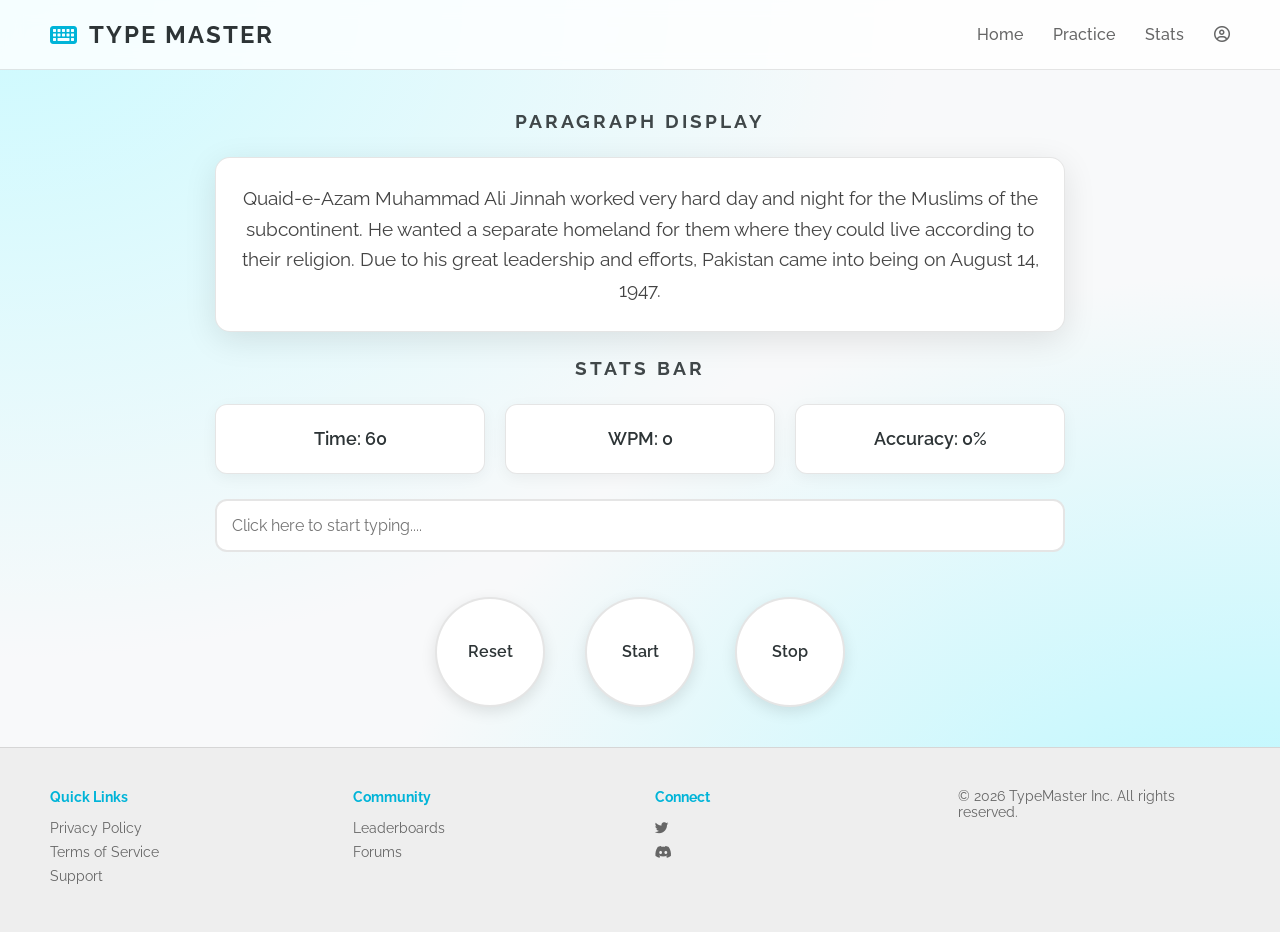
<file: index.html>
<!DOCTYPE html>
<html lang="en">

<head>
    <meta charset="UTF-8">
    <meta name="viewport" content="width=device-width, initial-scale=1.0">
    <title>Type Master - Typing Speed Test</title>
    <link rel="stylesheet" href="https://cdnjs.cloudflare.com/ajax/libs/font-awesome/6.0.0/css/all.min.css">
    <link rel="preconnect" href="https://fonts.googleapis.com">
    <link rel="preconnect" href="https://fonts.gstatic.com" crossorigin>
    <link
        href="https://fonts.googleapis.com/css2?family=Raleway:wght@300;400;700&family=Roboto:wght@400;700&display=swap"
        rel="stylesheet">
    <link rel="stylesheet" href="index.css">
</head>

<body>

    <header>
        <div class="logo">
            <i class="fas fa-keyboard"></i>
            TYPE MASTER
        </div>
        <nav>
            <ul>
                <li><a href="#">Home</a></li>
                <li><a href="#">Practice</a></li>
                <li><a href="#">Stats</a></li>
                <li><a href="#"><i class="far fa-user-circle"></i></a></li>
            </ul>
        </nav>
    </header>

    <div class="container-fluid">
        <div class="container">

            <div class="main-text">
                <h3>Paragraph Display</h3>
            </div>

            <div class="paragraph">
                <p id="para">
                    Loading paragraph...
                </p>
            </div>

            <div class="main-text">
                <h3>Stats Bar</h3>
            </div>

            <div class="stats-wrapper">
                <div id="time" class="time"><i class="far fa-clock" style="margin-right:8px"></i> Time: 0</div>
                <div id="wpm" class="WPM"><i class="fas fa-bolt" style="margin-right:8px"></i> WPM: 0</div>
                <div id="accu" class="accuracy"><i class="fas fa-bullseye" style="margin-right:8px"></i> Accuracy: 0%
                </div>
            </div>

            <div class="typing-area">
                <input id="text" onclick="start()" type="text" placeholder="Click here to start typing....">
            </div>

            <div class="btn">
                <button id="rest-btn" onclick="reset()">
                    <h1>Reset</h1>
                </button>
                <button id="start-btn" onclick="start()">
                    <h1>Start</h1>
                </button>
                <button id="stop" onclick="stop()">
                    <h1>Stop</h1>
                </button>
            </div>
        </div>
    </div>
    <div id="result"></div>
    <footer>
        <div class="footer-col">
            <h4>Quick Links</h4>
            <a href="#">Privacy Policy</a>
            <a href="#">Terms of Service</a>
            <a href="#">Support</a>
        </div>
        <div class="footer-col">
            <h4>Community</h4>
            <a href="#">Leaderboards</a>
            <a href="#">Forums</a>
        </div>
        <div class="footer-col">
            <h4>Connect</h4>
            <div class="social-icons">
                <a href="#"><i class="fab fa-twitter"></i></a>
                <a href="#"><i class="fab fa-discord"></i></a>
            </div>
        </div>
        <div class="footer-col">
            <p>&copy; 2026 TypeMaster Inc. All rights reserved.</p>
        </div>
    </footer>

    <script src="index.js"></script>

</body>

</html>
</file>
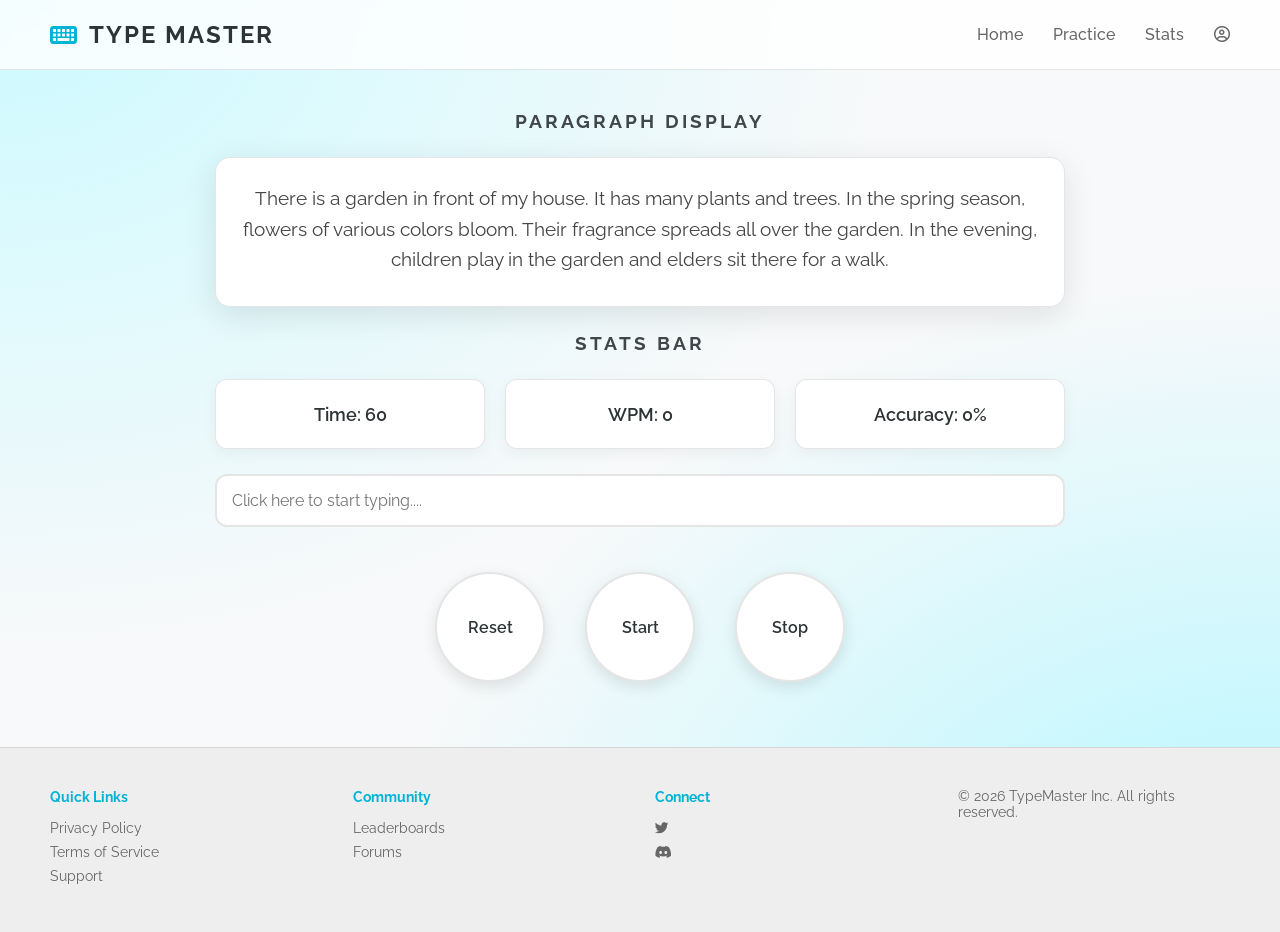
<file: typingSpeedtest.html>
<!DOCTYPE html>
<html lang="en">

<head>
    <meta charset="UTF-8">
    <meta name="viewport" content="width=device-width, initial-scale=1.0">
    <title>Type Master - Typing Speed Test</title>
    <link rel="stylesheet" href="https://cdnjs.cloudflare.com/ajax/libs/font-awesome/6.0.0/css/all.min.css">
    <link rel="preconnect" href="https://fonts.googleapis.com">
    <link rel="preconnect" href="https://fonts.gstatic.com" crossorigin>
    <link
        href="https://fonts.googleapis.com/css2?family=Raleway:wght@300;400;700&family=Roboto:wght@400;700&display=swap"
        rel="stylesheet">
    <link rel="stylesheet" href="index.css">
</head>

<body>

    <header>
        <div class="logo">
            <i class="fas fa-keyboard"></i>
            TYPE MASTER
        </div>
        <nav>
            <ul>
                <li><a href="#">Home</a></li>
                <li><a href="#">Practice</a></li>
                <li><a href="#">Stats</a></li>
                <li><a href="#"><i class="far fa-user-circle"></i></a></li>
            </ul>
        </nav>
    </header>

    <div class="container-fluid">
        <div class="container">

            <div class="main-text">
                <h3>Paragraph Display</h3>
            </div>

            <div class="paragraph">
                <p id="para">
                    Loading paragraph...
                </p>
            </div>

            <div class="main-text">
                <h3>Stats Bar</h3>
            </div>

            <div class="stats-wrapper">
                <div id="time" class="time"><i class="far fa-clock" style="margin-right:8px"></i> Time: 0</div>
                <div id="wpm" class="WPM"><i class="fas fa-bolt" style="margin-right:8px"></i> WPM: 0</div>
                <div id="accu" class="accuracy"><i class="fas fa-bullseye" style="margin-right:8px"></i> Accuracy: 0%
                </div>
            </div>

            <div class="typing-area">
                <input id="text" onclick="start()" type="text" placeholder="Click here to start typing....">
            </div>

            <div class="btn">
                <button id="rest-btn" onclick="reset()">
                    <h1>Reset</h1>
                </button>
                <button id="start-btn" onclick="start()">
                    <h1>Start</h1>
                </button>
                <button id="stop" onclick="stop()">
                    <h1>Stop</h1>
                </button>
            </div>

            <div id="result"></div>
        </div>
    </div>

    <footer>
        <div class="footer-col">
            <h4>Quick Links</h4>
            <a href="#">Privacy Policy</a>
            <a href="#">Terms of Service</a>
            <a href="#">Support</a>
        </div>
        <div class="footer-col">
            <h4>Community</h4>
            <a href="#">Leaderboards</a>
            <a href="#">Forums</a>
        </div>
        <div class="footer-col">
            <h4>Connect</h4>
            <div class="social-icons">
                <a href="#"><i class="fab fa-twitter"></i></a>
                <a href="#"><i class="fab fa-discord"></i></a>
            </div>
        </div>
        <div class="footer-col">
            <p>&copy; 2026 TypeMaster Inc. All rights reserved.</p>
        </div>
    </footer>

    <script src="index.js"></script>

</body>

</html>
</file>
<file: index.css>
:root {
    --primary-cyan: #00b4d8;
    --light-bg: #f8f9fa;
    --text-main: #2d3436;
    --glass-bg: rgba(0, 0, 0, 0.05);
    --glass-border: rgba(0, 0, 0, 0.1);
}

* {
    margin: 0;
    padding: 0;
    box-sizing: border-box;
    font-family: "Raleway", sans-serif;
}

body {
    background-color: var(--light-bg);
    background-image:
        radial-gradient(at 0% 0%, hsla(186, 100%, 90%, 1) 0, transparent 50%),
        radial-gradient(at 100% 100%, hsla(186, 100%, 85%, 1) 0, transparent 50%);
    color: var(--text-main);
    min-height: 100vh;
    display: flex;
    flex-direction: column;
}

/* --- HEADER --- */
header {
    padding: 20px 50px;
    display: flex;
    justify-content: space-between;
    align-items: center;
    background: rgba(255, 255, 255, 0.8);
    backdrop-filter: blur(10px);
    border-bottom: 1px solid var(--glass-border);
}

.logo {
    font-size: 1.5rem;
    font-weight: 700;
    letter-spacing: 2px;
    color: var(--text-main);
    display: flex;
    align-items: center;
    gap: 10px;
}

.logo i {
    color: var(--primary-cyan);
}

nav ul {
    display: flex;
    list-style: none;
    gap: 30px;
}

nav ul li a {
    text-decoration: none;
    color: rgba(0, 0, 0, 0.6);
    transition: 0.3s;
    font-weight: 500;
}

nav ul li a:hover {
    color: var(--primary-cyan);
}

.container-fluid {
    flex: 1;
    display: flex;
    align-items: center;
    justify-content: center;
    padding: 40px 20px;
}

.container {
    width: 100%;
    max-width: 850px;
    display: flex;
    flex-direction: column;
    align-items: center;
    gap: 25px;
}

.main-text h3 {
    font-size: 1.2rem;
    letter-spacing: 3px;
    text-transform: uppercase;
    color: var(--text-main);
    opacity: 0.9;
}

.stats-wrapper {
    display: flex;
    width: 100%;
    justify-content: space-between;
    gap: 20px;
}

/* Stats Box */
.time,
.WPM,
.accuracy {
    flex: 1;
    height: 70px;
    background: white;
    backdrop-filter: blur(5px);
    border: 1px solid var(--glass-border);
    border-radius: 12px;
    display: flex;
    align-items: center;
    justify-content: center;
    font-size: 1.1rem;
    font-weight: 600;
    color: var(--text-main);
    transition: 0.3s;
    box-shadow: 0 4px 15px rgba(0, 0, 0, 0.05);
}

.time:hover,
.WPM:hover,
.accuracy:hover {
    border-color: var(--primary-cyan);
    background: rgba(0, 180, 216, 0.05);
}

/* Paragraph Styling */
.paragraph {
    width: 100%;
    min-height: 150px;
    border-radius: 15px;
    padding: 25px;
    font-size: 1.2rem;
    line-height: 1.6;
    background: white;
    border: 1px solid var(--glass-border);
    box-shadow: 0 8px 32px 0 rgba(0, 0, 0, 0.1);
}

#para {
    color: #444;
    text-align: center;
}

/* Input Area */
.typing-area {
    width: 100%;
}

#text {
    width: 100%;
    padding: 15px;
    font-size: 1rem;
    border-radius: 12px;
    background: white;
    border: 2px solid var(--glass-border);
    color: #000;
    outline: none;
    transition: 0.3s;
}

#text:focus {
    border-color: var(--primary-cyan);
    box-shadow: 0 0 15px rgba(0, 180, 216, 0.2);
    color: #000;
}

.btn {
    display: flex;
    gap: 40px;
    margin-top: 20px;
}

button {
    width: 110px;
    height: 110px;
    background: white;
    color: var(--text-main);
    border-radius: 50%;
    cursor: pointer;
    border: 2px solid var(--glass-border);
    transition: 0.4s cubic-bezier(0.175, 0.885, 0.32, 1.275);
    display: flex;
    align-items: center;
    justify-content: center;
    box-shadow: 0 5px 15px rgba(0, 0, 0, 0.1);
}

button h1 {
    font-size: 1rem;
    font-weight: 600;
}

button:hover {
    border-color: var(--primary-cyan);
    transform: scale(1.1);
    box-shadow: 0 0 25px rgba(0, 180, 216, 0.3);
    background: white;
}

#stop:hover {
    border-color: #ff4b2b;
    box-shadow: 0 0 25px rgba(255, 75, 43, 0.3);
}

footer {
    padding: 40px 50px;
    background: #eee;
    border-top: 1px solid var(--glass-border);
    display: grid;
    grid-template-columns: repeat(auto-fit, minmax(200px, 1fr));
    gap: 30px;
}

.footer-col h4 {
    margin-bottom: 15px;
    color: var(--primary-cyan);
    font-size: 0.9rem;
}

.footer-col p,
.footer-col a {
    color: #666;
    text-decoration: none;
    font-size: 0.85rem;
    display: block;
    margin-bottom: 8px;
}


@media (max-width: 768px) {

    .container {
        width: 94% !important;
        padding: 15px 0 !important;
    }

    #para {
        font-size: 1rem !important;
        line-height: 1.6 !important;
        padding: 15px !important;
        border-radius: 15px !important;
    }

    .stats-wrapper {
        display: flex !important;
        flex-wrap: wrap !important;
        justify-content: center !important;
        gap: 10px !important;
        margin: 15px 0 !important;
    }

    .stats-wrapper div {
        font-size: 0.85rem !important;
        padding: 5px 12px !important;
        background: #f0f0f0;
        border-radius: 20px !important;
    }

    #text {
        width: 100% !important;
        height: 45px !important;
        border-radius: 25px !important;
        padding: 0 20px !important;
        font-size: 16px !important;
    }

    .btn {
        display: flex !important;
        flex-direction: row !important;
        flex-wrap: wrap !important;
        justify-content: center !important;
        gap: 8px !important;
        margin-top: 20px !important;
        position: static !important;
    }

    .btn button {
        flex: 0 1 auto !important;
        min-width: 90px !important;
        padding: 8px 15px !important;
        border-radius: 30px !important;
        border: none !important;
        box-shadow: 0 4px 6px rgba(0, 0, 0, 0.1) !important;
    }

    .btn button h1 {
        font-size: 0.85rem !important;
        margin: 0 !important;
        padding: 0 !important;
        font-weight: 600 !important;
    }

    footer {
        flex-direction: column !important;
        text-align: center !important;
        gap: 20px !important;
    }
}

@media (max-width: 768px) {

    header {
        flex-direction: column !important;
        padding: 15px 10px !important;
        gap: 10px !important;
    }

    .logo {
        font-size: 1.2rem !important;
        justify-content: center;
        display: flex;
        align-items: center;
        gap: 8px;
    }

    nav ul {
        display: flex !important;
        flex-direction: row !important;
        justify-content: center !important;
        padding: 0 !important;
        margin: 0 !important;
        gap: 15px !important;
        list-style: none;
    }

    nav ul li a {
        font-size: 0.85rem !important;
        text-decoration: none;
        color: inherit;
        font-weight: 500;
    }

    nav ul li a i {
        font-size: 1.1rem !important;
    }
}
</file>
